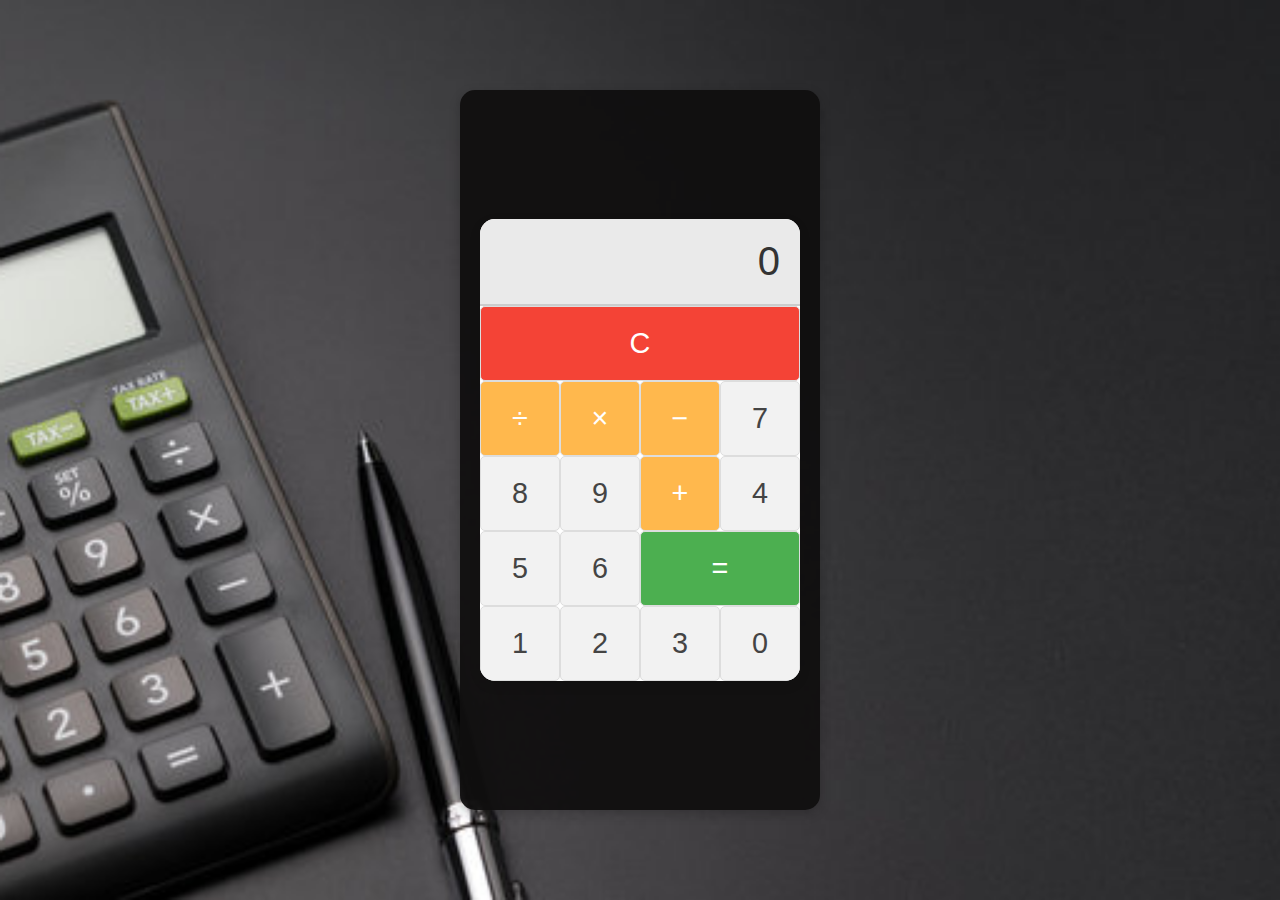
<file: calculator/cal.html>
<!DOCTYPE html>
<html lang="en">
<head>
    <meta charset="UTF-8">
    <meta name="viewport" content="width=device-width, initial-scale=1.0">
    <title>Basic Calculator</title>
    <link rel="stylesheet" href="cal.css">
</head>
<body>
    <div class="container">
        <div class="calculator">
            <div class="display" id="display">0</div>
            <div class="buttons">
                <button class="btn clear" data-value="C">C</button>
                <button class="btn operator" data-value="/">÷</button>
                <button class="btn operator" data-value="*">×</button>
                <button class="btn operator" data-value="-">−</button>

                <button class="btn" data-value="7">7</button>
                <button class="btn" data-value="8">8</button>
                <button class="btn" data-value="9">9</button>
                <button class="btn operator" data-value="+">+</button>

                <button class="btn" data-value="4">4</button>
                <button class="btn" data-value="5">5</button>
                <button class="btn" data-value="6">6</button>
                <button class="btn equal" data-value="=">=</button>

                <button class="btn" data-value="1">1</button>
                <button class="btn" data-value="2">2</button>
                <button class="btn" data-value="3">3</button>
                <button class="btn" data-value="0">0</button>
            </div>
        </div>
    </div>
    <script src="script.js"></script>
</body>
</html>
</file>
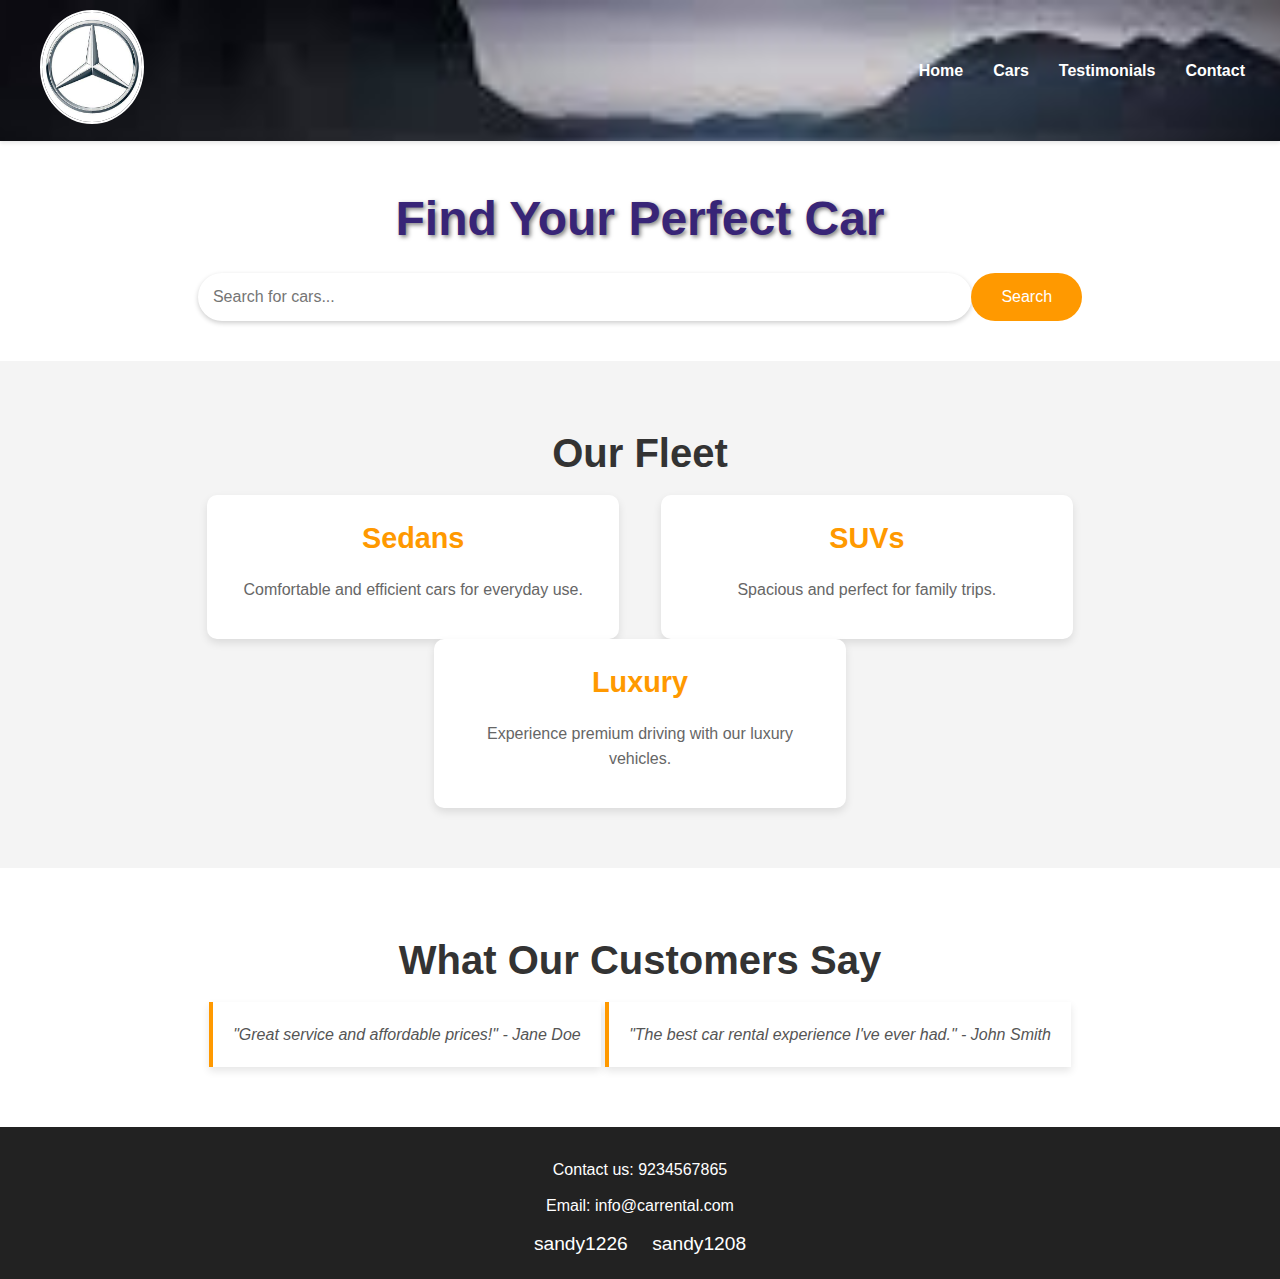
<file: landing/land.html>
<!DOCTYPE html>
<html lang="en">
<head>
    <meta charset="UTF-8">
    <meta name="viewport" content="width=device-width, initial-scale=1.0">
    <title>Car Rental Service</title>
    <link rel="stylesheet" href="land.css">
</head>
<body>
    <!-- Header -->
    <header>
        <div class="logo">
            <img src="logo.jpg" alt="Car Rental Logo">
        </div>
        <nav>
            <ul>
                <li><a href="#home">Home</a></li>
                <li><a href="#cars">Cars</a></li>
                <li><a href="#testimonials">Testimonials</a></li>
                <li><a href="#contact">Contact</a></li>
            </ul>
        </nav>
    </header>

    <!-- Hero Section -->
    <section id="hero">
        <h1>Find Your Perfect Car</h1>
        <form>
            <input type="text" placeholder="Search for cars...">
            <button type="submit">Search</button>
        </form>
    </section>

    <!-- Car Categories -->
    <section id="cars">
        <h2>Our Fleet</h2>
        <div class="car-category">
            <h3>Sedans</h3>
            <p>Comfortable and efficient cars for everyday use.</p>
        </div>
        <div class="car-category">
            <h3>SUVs</h3>
            <p>Spacious and perfect for family trips.</p>
        </div>
        <div class="car-category">
            <h3>Luxury</h3>
            <p>Experience premium driving with our luxury vehicles.</p>
        </div>
    </section>

    <!-- Testimonials -->
    <section id="testimonials">
        <h2>What Our Customers Say</h2>
        <blockquote>
            <p>"Great service and affordable prices!" - Jane Doe</p>
        </blockquote>
        <blockquote>
            <p>"The best car rental experience I've ever had." - John Smith</p>
        </blockquote>
    </section>

    <!-- Footer -->
    <footer id="contact">
        <p>Contact us: 9234567865</p>
        <p>Email: info@carrental.com</p>
        <div class="social-media">
            <a href="#">sandy1226</a>
            <a href="#">sandy1208</a>
        </div>
    </footer>
</body>
</html>
</file>
<file: calculator/cal.css>
/* Basic styling */
body {
    display: flex;
    justify-content: center;
    align-items: center;
    height: 100vh;
    margin: 0;
    font-family: 'Segoe UI', Tahoma, Geneva, Verdana, sans-serif;
    background-image: url('img .jpg'); /* Add your background image */
    background-size: cover;
    background-position: center;
    background-attachment: fixed;
    background-color: #f0f4f8; /* Light grayish background color */
}

.container {
    display: flex;
    justify-content: center;
    align-items: center;
    height: 80vh; /* Adjust height as needed */
    width: 100%;
    max-width: 360px; /* Limit the width for better appearance */
    background-color: rgba(16, 15, 15, 0.95); /* Slightly opaque white background */
    border-radius: 15px;
    box-shadow: 0 4px 12px rgba(0, 0, 0, 0.2);
    overflow: hidden;
    padding: 20px; /* Add padding to ensure content isn't cut off */
    box-sizing: border-box; /* Include padding and border in element's total width and height */
}

.calculator {
    width: 100%;
    background-color: #ffffff;
    border-radius: 15px;
    overflow: hidden;
    box-shadow: 0 4px 12px rgba(0, 0, 0, 0.1);
}

.display {
    background-color: #eaeaea; /* Light gray background for the display */
    color: #333;
    font-size: 2.5em;
    text-align: right;
    padding: 20px;
    box-sizing: border-box;
    border-bottom: 2px solid #ccc;
}

.buttons {
    display: grid;
    grid-template-columns: repeat(4, 1fr);
}

.btn {
    padding: 20px;
    font-size: 1.8em;
    color: #444;
    background-color: #f2f2f2; /* Light gray button background */
    border: 1px solid #ddd;
    cursor: pointer;
    transition: background-color 0.2s, box-shadow 0.2s;
    border-radius: 5px;
}

.btn:hover {
    background-color: #e0e0e0;
    box-shadow: 0 4px 8px rgba(0, 0, 0, 0.1);
}

.btn.operator {
    background-color: #ffb84d; /* Light orange for operator buttons */
    color: #fff;
}

.btn.operator:hover {
    background-color: #ff9f00; /* Darker orange on hover */
}

.equal {
    background-color: #4caf50; /* Green for the "=" button */
    color: #fff;
    grid-column: span 2; /* Make the "=" button span two columns */
}

.equal:hover {
    background-color: #388e3c; /* Darker green on hover */
}

.clear {
    background-color: #f44336; /* Red for the "C" button */
    color: #fff;
    grid-column: span 4; /* Make the "C" button span four columns */
}

.clear:hover {
    background-color: #d32f2f; /* Darker red on hover */
}
</file>
<file: landing/land.css>
/* General Styles */
body {
    font-family: 'Arial', sans-serif;
    margin: 0;
    padding: 0;
    color: #333;
    line-height: 1.6;
}

/* Header */
header {
    
    background-image: url(image.jpeg);
    background-size: cover;
    background-position: center;
    background-attachment: fixed;
    color: #fff;
    padding: 10px 20px;
    text-align: center;
    box-shadow: 0 2px 4px rgba(0, 0, 0, 0.1);
    display: flex;
    align-items: center;
    justify-content: space-between;
    position: relative;
}

.logo {
    margin-left: 20px;
}

.logo img {
    max-width: 100px;
    height: auto;
    border-radius: 50%; /* Makes the image circular */
    border: 2px solid #fff; /* Optional: Add a border for better visibility */
}

nav {
    flex-grow: 1;
}

nav ul {
    list-style-type: none;
    padding: 0;
    margin: 0;
    display: flex;
    justify-content: flex-end;
}

nav ul li {
    margin: 0 15px;
}

nav ul li a {
    color: #fff;
    text-decoration: none;
    font-weight: bold;
    transition: color 0.3s;
}

nav ul li a:hover {
    color: #f90;
}

/* Hero Section */
#hero {
    
    color: #382577;
    padding: 40px 20px;
    text-align: center;
    position: relative;
    overflow: hidden;
}

#hero h1 {
    margin: 0 0 10px; /* Further reduced bottom margin */
    font-size: 3em;
    font-weight: bold;
    text-shadow: 2px 2px 4px rgba(0, 0, 0, 0.5);
}

#hero form {
    margin-top: 15px; /* Further reduced top margin */
}

#hero input[type="text"] {
    padding: 15px;
    width: 60%;
    border: none;
    border-radius: 25px;
    font-size: 1em;
    box-shadow: 0 2px 5px rgba(0, 0, 0, 0.2);
    margin-right: -5px;
    outline: none;
}

#hero button {
    padding: 15px 30px;
    border: none;
    border-radius: 25px;
    background: #f90;
    color: #fff;
    font-size: 1em;
    cursor: pointer;
    transition: background 0.3s;
}

#hero button:hover {
    background: #e68a00;
}

/* Car Categories */
#cars {
    padding: 60px 20px;
    text-align: center;
    background: #f4f4f4;
}

#cars h2 {
    font-size: 2.5em;
    margin: 0 0 10px; /* Further reduced bottom margin */
    color: #333;
}

.car-category {
    display: inline-block;
    width: 30%;
    margin: 0 1.5%;
    padding: 20px;
    border-radius: 10px;
    background: #fff;
    box-shadow: 0 4px 8px rgba(0, 0, 0, 0.1);
    transition: transform 0.3s, box-shadow 0.3s;
}

.car-category h3 {
    font-size: 1.8em;
    color: #f90;
    margin: 0 0 5px; /* Further reduced bottom margin */
}

.car-category p {
    font-size: 1em;
    color: #666;
}

.car-category:hover {
    transform: translateY(-10px);
    box-shadow: 0 6px 12px rgba(0, 0, 0, 0.2);
}

/* Testimonials */
#testimonials {
    padding: 60px 20px;
    text-align: center;
}

#testimonials h2 {
    font-size: 2.5em;
    margin: 0 0 10px; /* Further reduced bottom margin */
    color: #333;
}

blockquote {
    border-left: 4px solid #f90;
    padding: 20px;
    margin: 0 auto;
    display: inline-block;
    font-style: italic;
    background: #fff;
    box-shadow: 0 4px 8px rgba(0, 0, 0, 0.1);
    max-width: 600px;
}

blockquote p {
    margin: 0;
    color: #555;
}

/* Footer */
footer {
    background: #222;
    color: #fff;
    padding: 20px;
    text-align: center;
}

footer p {
    margin: 10px 0;
}

.social-media {
    margin-top: 10px;
}

.social-media a {
    color: #fff;
    margin: 0 10px;
    text-decoration: none;
    font-size: 1.2em;
    transition: color 0.3s;
}

.social-media a:hover {
    color: #f90;
}

/* Responsive Design */
@media (max-width: 768px) {
    #hero input[type="text"] {
        width: 80%;
    }

    .car-category {
        width: 80%;
        margin: 10px auto;
    }

    nav ul {
        flex-direction: column;
    }

    nav ul li {
        margin: 10px 0;
    }
}
</file>
